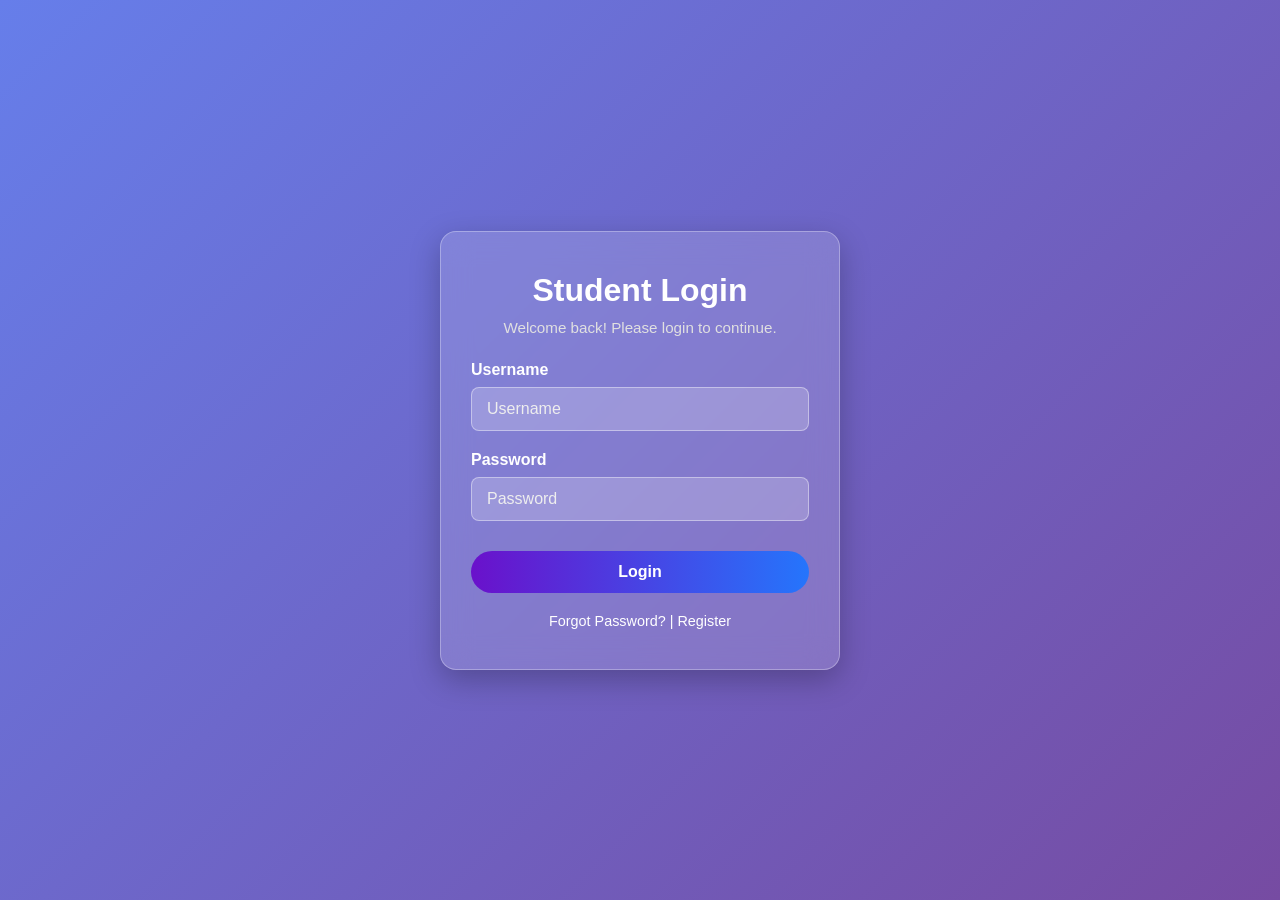
<file: index.html>
<!DOCTYPE html>
<html lang="en">
<head>
  <meta charset="UTF-8" />
  <meta name="viewport" content="width=device-width, initial-scale=1.0">
  <title>Login | CHARUSAT Portal</title>
  <link rel="stylesheet" href="index.css">
</head>
<body>
  <div class="container fade-in">
    <div class="login-card slide-up">
      <h2>Student Login</h2>
      <p>Welcome back! Please login to continue.</p>
      <form action="dashboard.html" method="POST">
        <div class="input-group">
          <label for="username">Username</label>
          <input type="text" id="username" name="username" placeholder="Username" required>
        </div>

        <div class="input-group">
          <label for="password">Password</label>
          <input type="password" id="password" name="password" placeholder="Password" required>
        </div>

        <button type="submit" class="btn"><a href="home.html">Login</a></button>

        <div class="extra-links">
          <a href="#">Forgot Password?</a>
          <span> | </span>
          <a href="register.html">Register</a>
        </div>
      </form>
    </div>
  </div>
</body>
</html>
</file>
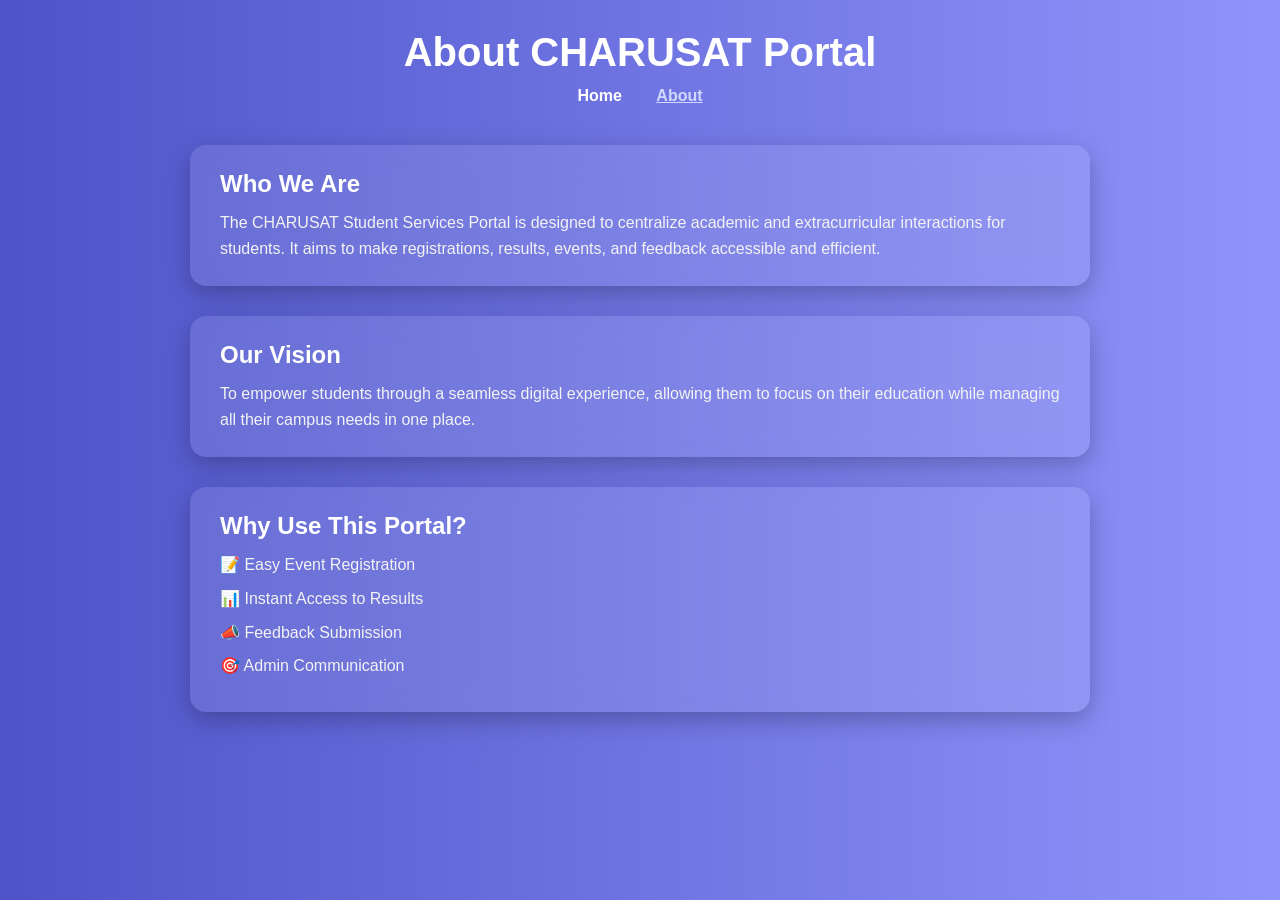
<file: about.html>
<!DOCTYPE html>
<html lang="en">
<head>
  <meta charset="UTF-8" />
  <meta name="viewport" content="width=device-width, initial-scale=1.0"/>
  <title>About | CHARUSAT Portal</title>
  <link rel="stylesheet" href="about.css" />
</head>
<body>
  <header>
    <h1 class="fade-down">About CHARUSAT Portal</h1>
    <nav>
      <a href="home.html">Home</a>
      <a href="about.html" class="active">About</a>
    </nav>
  </header>

  <main class="about-container">
    <section class="about-card slide-in">
      <h2>Who We Are</h2>
      <p>
        The CHARUSAT Student Services Portal is designed to centralize academic and extracurricular interactions for students. It aims to make registrations, results, events, and feedback accessible and efficient.
      </p>
    </section>

    <section class="about-card slide-in delay-1">
      <h2>Our Vision</h2>
      <p>
        To empower students through a seamless digital experience, allowing them to focus on their education while managing all their campus needs in one place.
      </p>
    </section>

    <section class="about-card slide-in delay-2">
      <h2>Why Use This Portal?</h2>
      <ul>
        <li>📝 Easy Event Registration</li>
        <li>📊 Instant Access to Results</li>
        <li>📣 Feedback Submission</li>
        <li>🎯 Admin Communication</li>
      </ul>
    </section>
  </main>
</body>
</html>
</file>
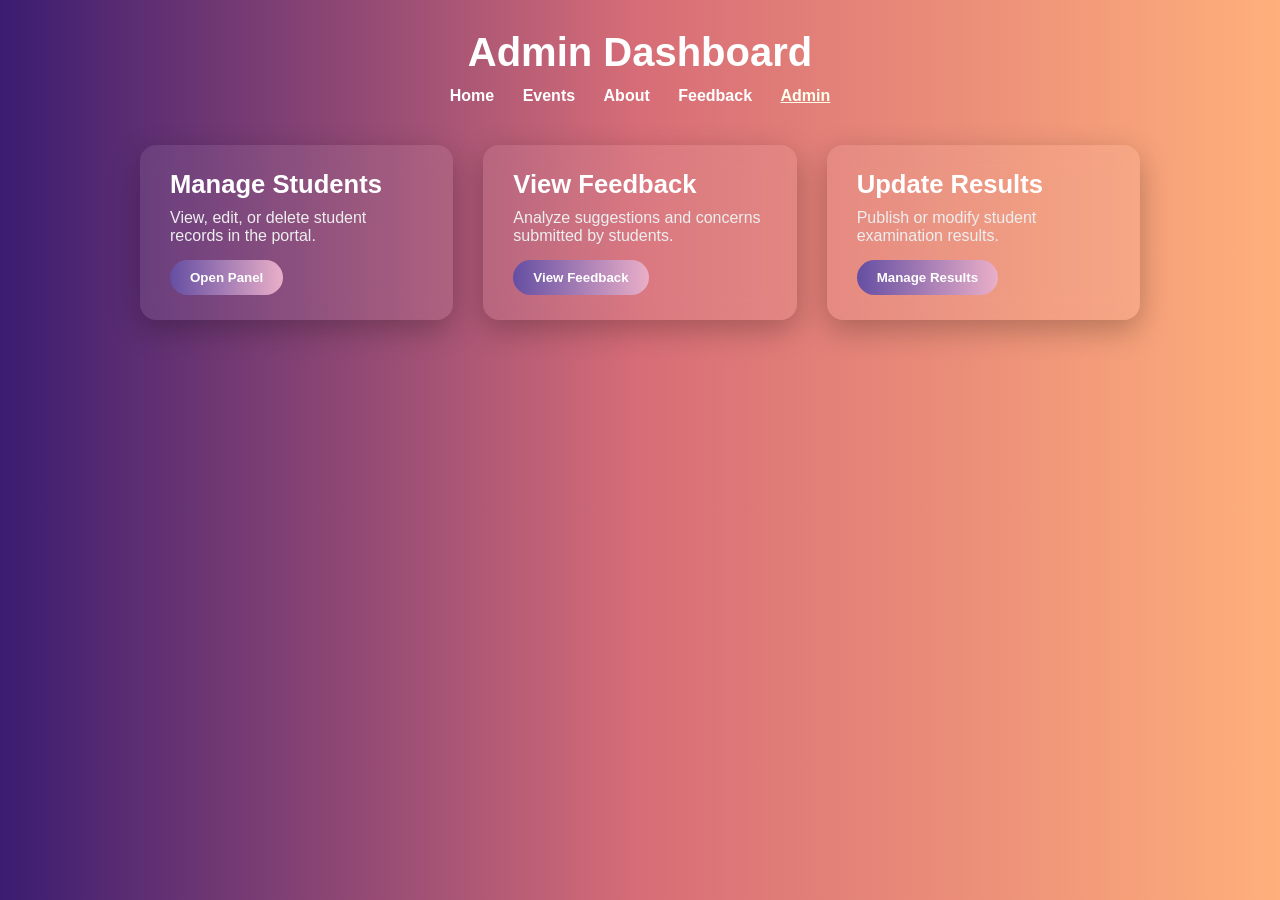
<file: admin.html>
<!DOCTYPE html>
<html lang="en">
<head>
  <meta charset="UTF-8" />
  <meta name="viewport" content="width=device-width, initial-scale=1.0"/>
  <title>Admin Dashboard | CHARUSAT</title>
  <link rel="stylesheet" href="admin.css" />
</head>
<body>
  <header>
    <h1 class="flip-in">Admin Dashboard</h1>
    <nav>
      <a href="home.html">Home</a>
      <a href="event.html">Events</a>
      <a href="about.html">About</a>
      <a href="feedback.html">Feedback</a>
      <a href="admin.html" class="active">Admin</a>
    </nav>
  </header>

  <section class="admin-container">
    <div class="admin-card fade-up">
      <h2>Manage Students</h2>
      <p>View, edit, or delete student records in the portal.</p>
      <button class="admin-btn">Open Panel</button>
    </div>

    <div class="admin-card fade-up delay-1">
      <h2>View Feedback</h2>
      <p>Analyze suggestions and concerns submitted by students.</p>
      <button class="admin-btn">View Feedback</button>
    </div>

    <div class="admin-card fade-up delay-2">
      <h2>Update Results</h2>
      <p>Publish or modify student examination results.</p>
      <button class="admin-btn">Manage Results</button>
    </div>
  </section>
</body>
</html>
</file>
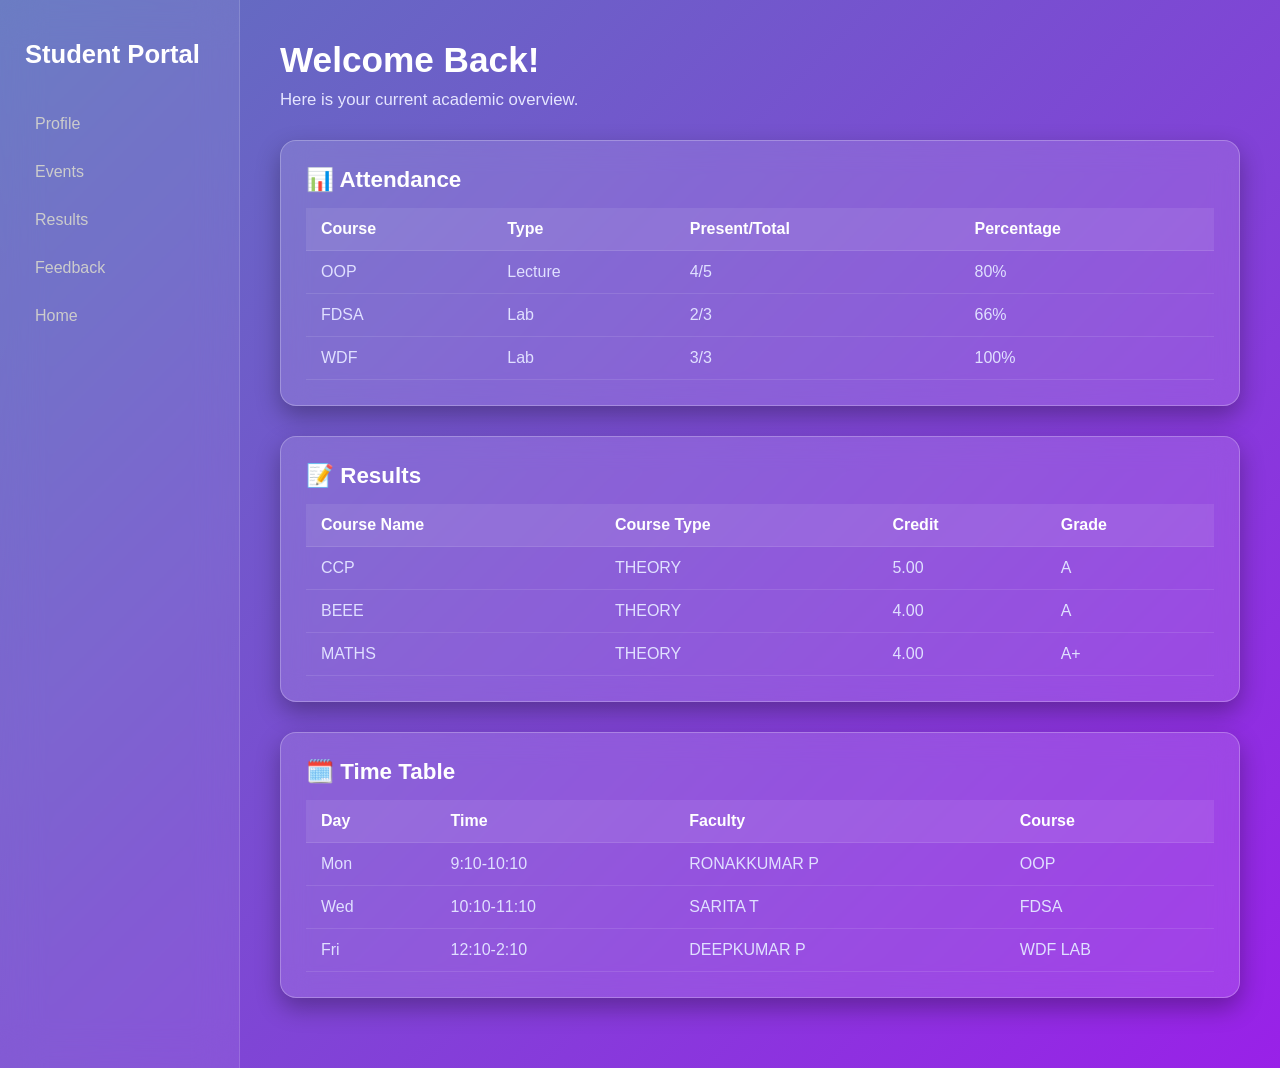
<file: dashboard.html>
<!DOCTYPE html>
<html lang="en">
<head>
  <meta charset="UTF-8" />
  <meta name="viewport" content="width=device-width, initial-scale=1.0"/>
  <title>Student Dashboard</title>
  <link rel="stylesheet" href="dashboard.css" />
</head>
<body>
  <div class="dashboard-container">
    <!-- Sidebar -->
    <aside class="sidebar slide-left">
      <h2>Student Portal</h2>
      <nav>
        <a href="profile.html">Profile</a>
        <a href="event.html">Events</a>
        <a href="result.html">Results</a>
        <a href="feedback.html">Feedback</a>
        <a href="home.html">Home</a>
      </nav>
    </aside>

    <!-- Main Content -->
    <main class="main-content">
      <header>
        <h1 class="fade-in">Welcome Back!</h1>
        <p class="fade-in">Here is your current academic overview.</p>
      </header>

      <!-- Attendance Table -->
      <div class="table-card slide-up">
        <h3>📊 Attendance</h3>
        <table>
          <thead>
            <tr>
              <th>Course</th>
              <th>Type</th>
              <th>Present/Total</th>
              <th>Percentage</th>
            </tr>
          </thead>
          <tbody>
            <tr><td>OOP</td><td>Lecture</td><td>4/5</td><td>80%</td></tr>
            <tr><td>FDSA</td><td>Lab</td><td>2/3</td><td>66%</td></tr>
            <tr><td>WDF</td><td>Lab</td><td>3/3</td><td>100%</td></tr>
          </tbody>
        </table>
      </div>

      <!-- Results Table -->
      <div class="table-card slide-up">
        <h3>📝 Results</h3>
        <table>
          <thead>
            <tr>
              <th>Course Name</th>
              <th>Course Type</th>
              <th>Credit</th>
              <th>Grade</th>
            </tr>
          </thead>
          <tbody>
            <tr><td>CCP</td><td>THEORY</td><td>5.00</td><td>A</td></tr>
            <tr><td>BEEE</td><td>THEORY</td><td>4.00</td><td>A</td></tr>
            <tr><td>MATHS</td><td>THEORY</td><td>4.00</td><td>A+</td></tr>
          </tbody>
        </table>
      </div>

      <!-- Time Table -->
      <div class="table-card slide-up">
        <h3>🗓️ Time Table</h3>
        <table>
          <thead>
            <tr>
              <th>Day</th>
              <th>Time</th>
              <th>Faculty</th>
              <th>Course</th>
            </tr>
          </thead>
          <tbody>
            <tr><td>Mon</td><td>9:10-10:10</td><td>RONAKKUMAR P</td><td>OOP</td></tr>
            <tr><td>Wed</td><td>10:10-11:10</td><td>SARITA T</td><td>FDSA</td></tr>
            <tr><td>Fri</td><td>12:10-2:10</td><td>DEEPKUMAR P</td><td>WDF LAB</td></tr>
          </tbody>
        </table>
      </div>
    </main>
  </div>
</body>
</html>
</file>
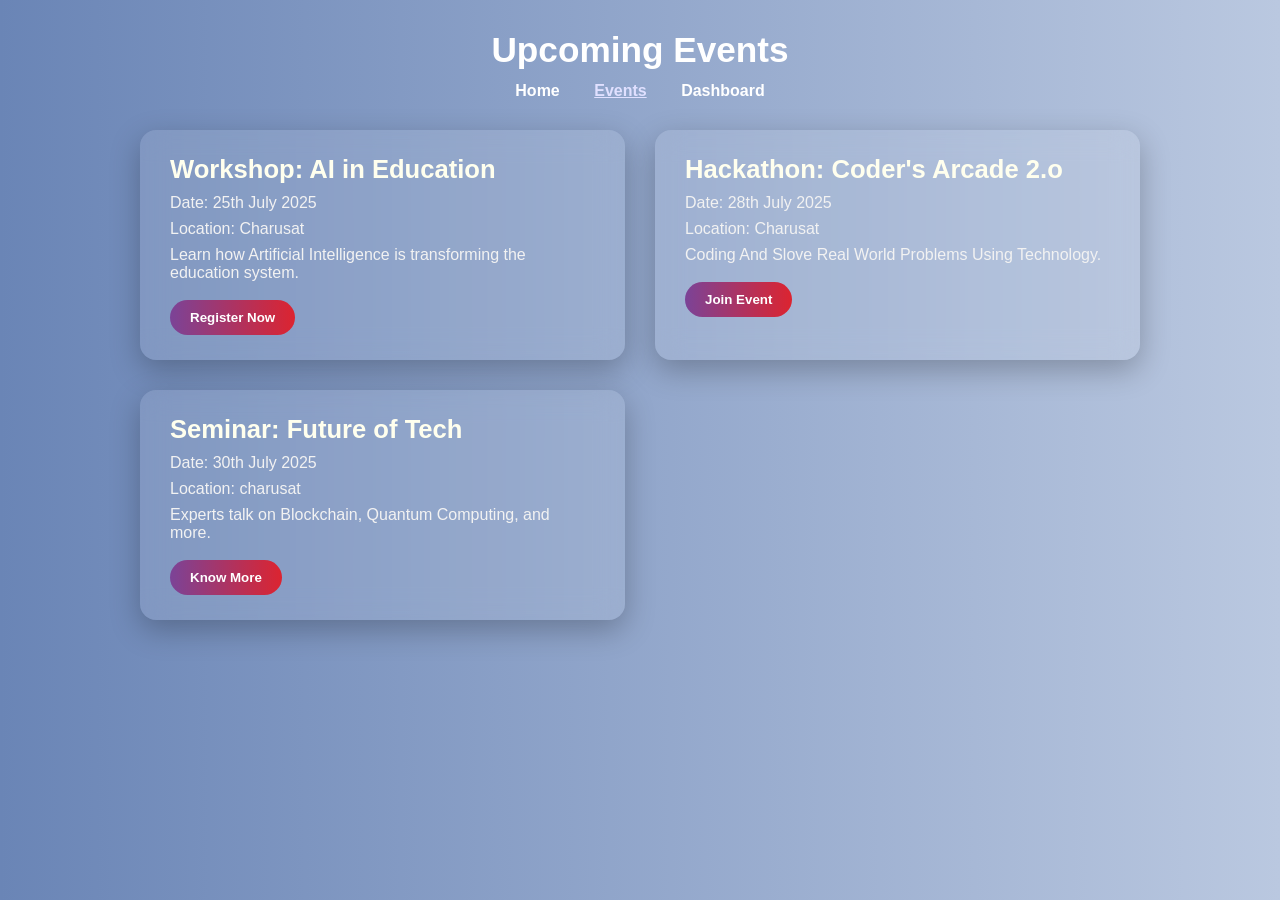
<file: event.html>
<!DOCTYPE html>
<html lang="en">
<head>
  <meta charset="UTF-8" />
  <meta name="viewport" content="width=device-width, initial-scale=1.0" />
  <title>CHARUSAT Events</title>
  <link rel="stylesheet" href="event.css">
</head>
<body>
  <header>
    <h1>Upcoming Events</h1>
    <nav>
      <a href="home.html">Home</a>
      <a href="event.html" class="active">Events</a>
      <a href="dashboard.html">Dashboard</a>
    </nav>
  </header>

  <section class="event-container">
    <div class="event-card fade-in">
        <h2>Workshop: AI in Education</h2>
        <p>Date: 25th July 2025</p>
        <p>Location: Charusat</p>
        <p>Learn how Artificial Intelligence is transforming the education system.</p>
      <button class="event-btn">Register Now</button>
    </div>

    <div class="event-card slide-up">
        <h2>Hackathon: Coder's Arcade 2.o</h2>
        <p>Date: 28th July 2025</p>
        <p>Location: Charusat</p>
        <p>Coding And Slove Real World Problems Using Technology.</p>
      <button class="event-btn">Join Event</button>
    </div>

    <div class="event-card zoom-in">
      <h2>Seminar: Future of Tech</h2>
      <p>Date: 30th July 2025</p>
      <p>Location: charusat</p>
      <p>Experts talk on Blockchain, Quantum Computing, and more.</p>
      <button class="event-btn">Know More</button>
    </div>
  </section>
</body>
</html>
</file>
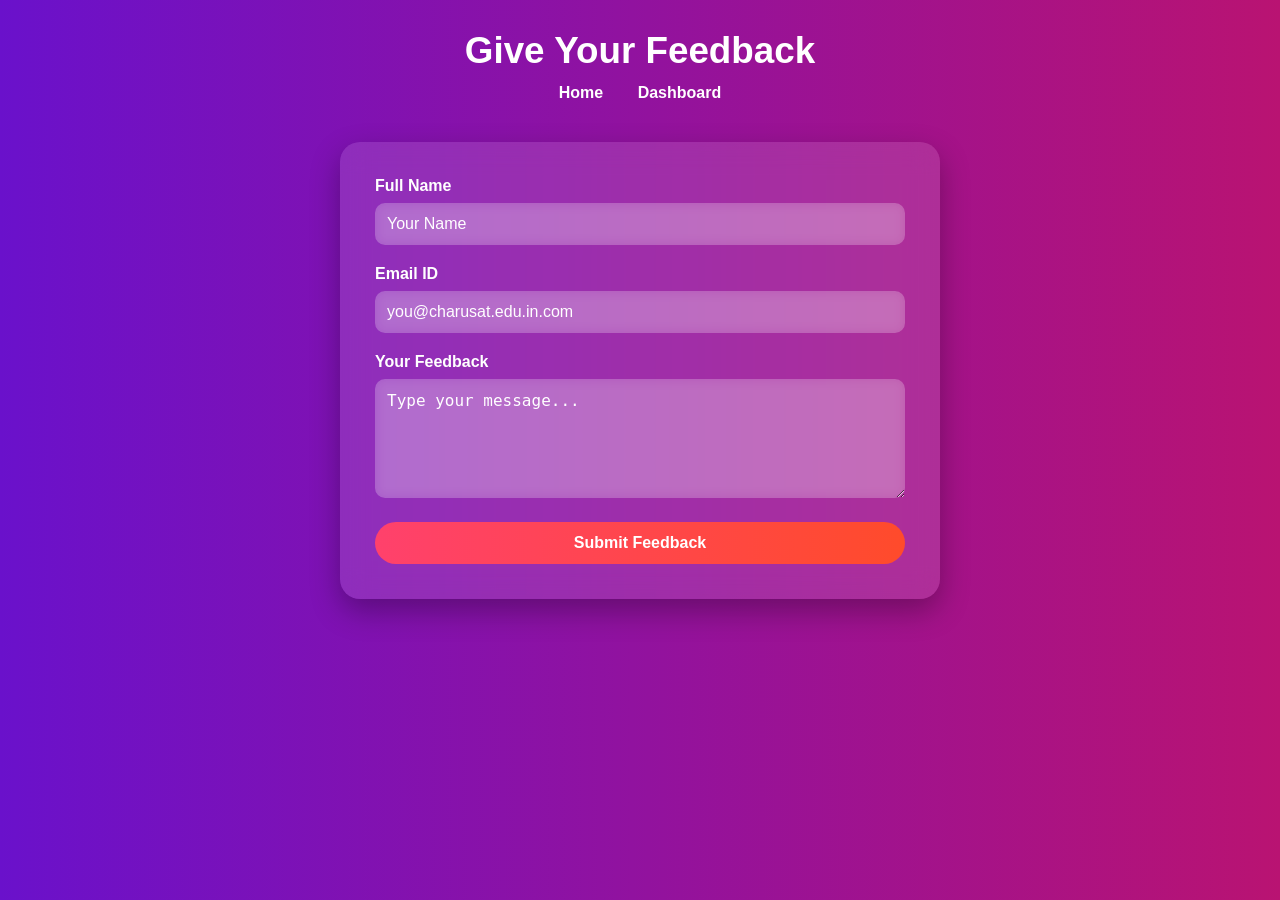
<file: feedback.html>
<!DOCTYPE html>
<html lang="en">
<head>
  <meta charset="UTF-8" />
  <meta name="viewport" content="width=device-width, initial-scale=1.0"/>
  <title>Feedback | CHARUSAT Portal</title>
  <link rel="stylesheet" href="feedback.css" />
</head>
<body>

  <header>
    <h1>Give Your Feedback</h1>
    <nav>
      <a href="home.html">Home</a>
      <a href="dashboard.html">Dashboard</a>
    </nav>
  </header>

  <div class="feedback-container slide-fade">
    <form class="feedback-form">
      <div class="form-group">
        <label for="name">Full Name</label>
        <input type="text" id="name" placeholder="Your Name" required />
      </div>

      <div class="form-group">
        <label for="email">Email ID</label>
        <input type="email" id="email" placeholder="you@charusat.edu.in.com" required />
      </div>

      <div class="form-group">
        <label for="message">Your Feedback</label>
        <textarea id="message" rows="5" placeholder="Type your message..." required></textarea>
      </div>

      <button type="submit" class="submit-btn">Submit Feedback</button>
    </form>
  </div>

</body>
</html>
</file>
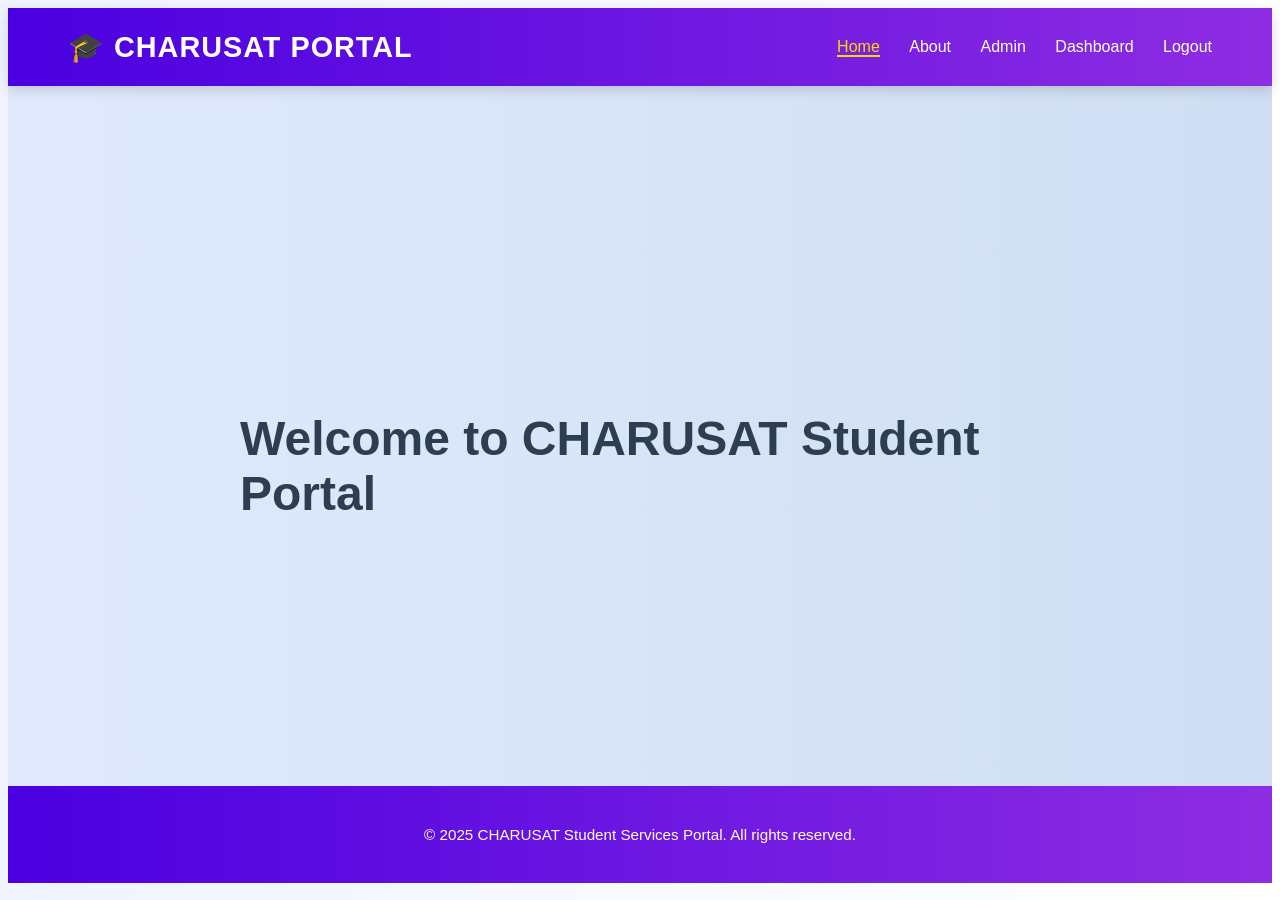
<file: home.html>
<!DOCTYPE html>
<html lang="en">
<head>
  <meta charset="UTF-8" />
  <meta name="viewport" content="width=device-width, initial-scale=1.0"/>
  <title>Home | CHARUSAT Student Portal</title>
  <link rel="stylesheet" href="home.css">
</head>
<body>
  <header class="fade-in">
    <div class="logo">🎓 CHARUSAT PORTAL</div>
    <nav>
      <a href="home.html" class="active">Home</a>
      <a href="about.html">About</a>
      <a href="admin.html">Admin</a>
      <a href="dashboard.html">Dashboard</a>
      <a href="index.html">Logout</a>
    </nav>
  </header>

  <section class="hero slide-in">
    <div class="hero-content">
      <h1>Welcome to CHARUSAT Student Portal</h1>
    </div>
  </section>

  <!-- <section class="image-section zoom-in">
    <img src="charusat_campus.jpg" alt="CHARUSAT Campus">
  </section> -->

  <footer class="fade-in">
    <p>© 2025 CHARUSAT Student Services Portal. All rights reserved.</p>
  </footer>
</body>
</html>
</file>
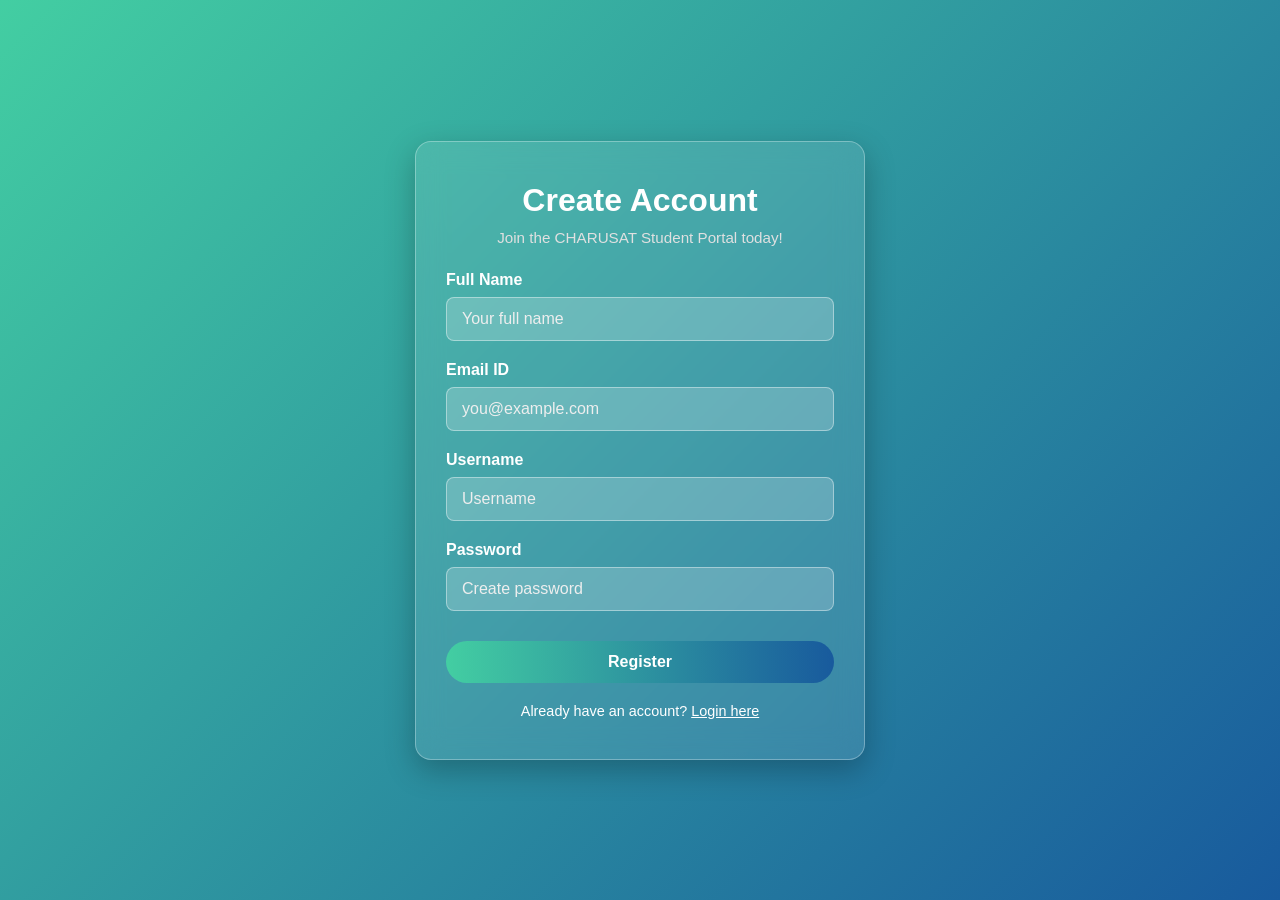
<file: register.html>
<!DOCTYPE html>
<html lang="en">
<head>
  <meta charset="UTF-8" />
  <meta name="viewport" content="width=device-width, initial-scale=1.0" />
  <title>Register | CHARUSAT Portal</title>
  <link rel="stylesheet" href="register.css" />
</head>
<body>
  <div class="container fade-in">
    <div class="register-card slide-up">
      <h2>Create Account</h2>
      <p>Join the CHARUSAT Student Portal today!</p>
      <form action="dashboard.html" method="POST">
        <div class="input-group">
          <label for="fullname">Full Name</label>
          <input type="text" id="fullname" name="fullname" placeholder="Your full name" required />
        </div>

        <div class="input-group">
          <label for="email">Email ID</label>
          <input type="email" id="email" name="email" placeholder="you@example.com" required />
        </div>

        <div class="input-group">
          <label for="username">Username</label>
          <input type="text" id="username" name="username" placeholder="Username" required />
        </div>

        <div class="input-group">
          <label for="password">Password</label>
          <input type="password" id="password" name="password" placeholder="Create password" required />
        </div>

        <button type="submit" class="btn"><a href = "home.html">Register</a></button>

        <div class="extra-links">
          Already have an account? <a href="index.html">Login here</a>
        </div>
      </form>
    </div>
  </div>
</body>
</html>
</file>
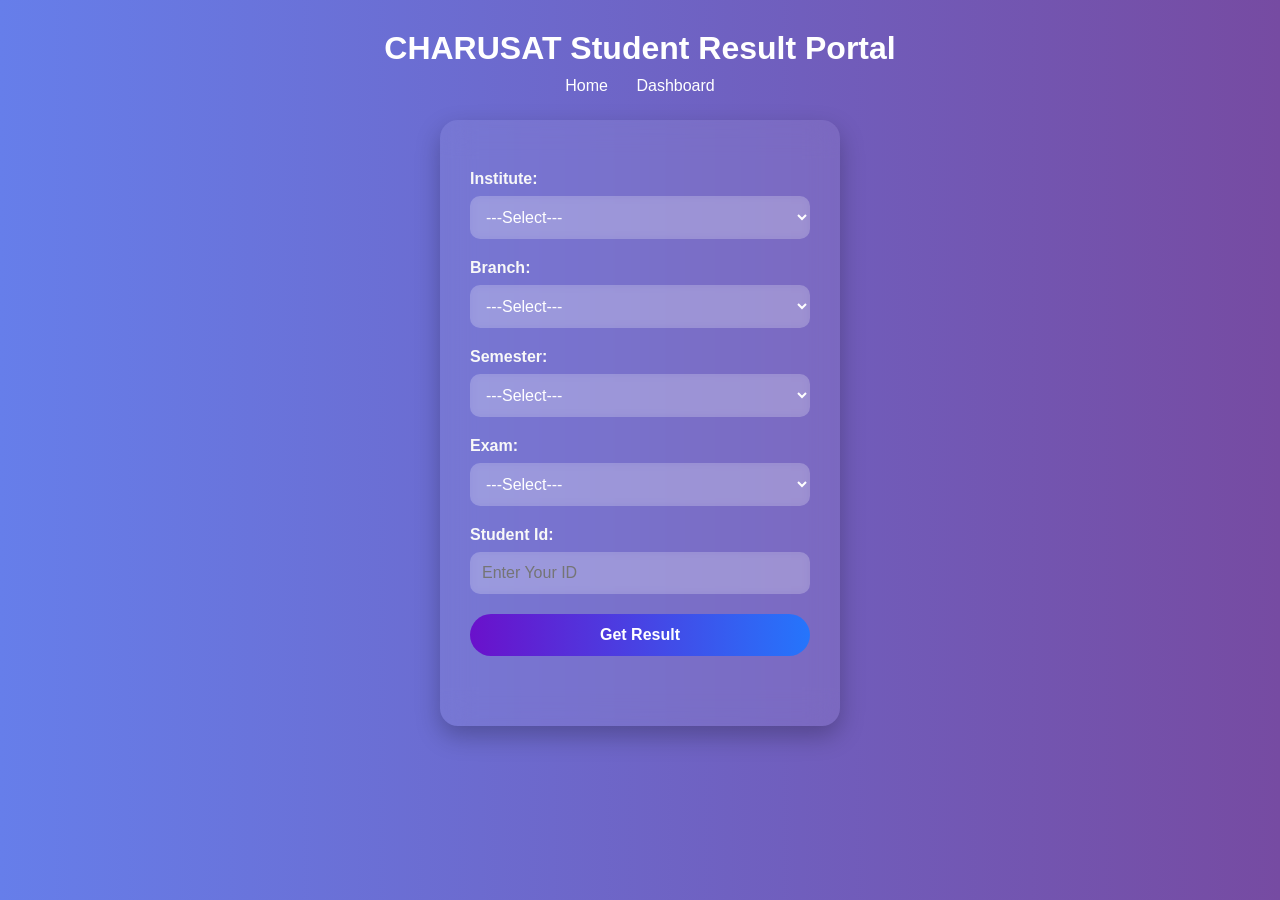
<file: result.html>
<!DOCTYPE html>
<html lang="en">
<head>
  <meta charset="UTF-8" />
  <meta name="viewport" content="width=device-width, initial-scale=1.0">
  <title>CHARUSAT Student Result Portal</title>
  <link rel="stylesheet" href="result.css">
</head>
<body>

  <header>
    <h1>CHARUSAT Student Result Portal</h1>
    <nav>
      <a href="home.html">Home</a>
      <a href="dashboard.html">Dashboard</a>
    </nav>
  </header>

  <main>
    <section class="results">
      <div class="results-container">
        <form>
          <div class="form-row">
            <label for="institute">Institute:</label>
            <select id="institute" name="Institute" required>
              <option value="">---Select---</option>
              <option value="CSPIT">CSPIT</option>
              <option value="CMPICA">CMPICA</option>
              <option value="DEPSTAR">DEPSTAR</option>
            </select>
          </div>

          <div class="form-row">
            <label for="branch">Branch:</label>
            <select id="branch" name="Branch" required>
              <option value="">---Select---</option>
              <option value="CE">CE</option>
              <option value="AIML">AIML</option>
              <option value="IT">IT</option>
              <option value="CSE">CSE</option>
            </select>
          </div>

          <div class="form-row">
            <label for="semester">Semester:</label>
            <select id="semester" name="Semester" required>
              <option value="">---Select---</option>
              <option value="1">1st</option>
              <option value="2">2nd</option>
              <option value="3">3rd</option>
              <option value="4">4th</option>
              <option value="5">5th</option>
              <option value="6">6th</option>
              <option value="7">7th</option>
              <option value="8">8th</option>
            </select>
          </div>

          <div class="form-row">
            <label for="exam">Exam:</label>
            <select id="exam" name="Exam" required>
              <option value="">---Select---</option>
              <option value="Mid">Mid</option>
              <option value="End">End</option>
            </select>
          </div>

          <div class="form-row">
            <label for="studentid">Student Id:</label>
            <input id="studentid" type="text" name="StudentId" placeholder="Enter Your ID" required />
          </div>

          <div class="form-row">
            <button type="submit" class="submit-btn">Get Result</button>
          </div>
        </form>
      </div>
    </section>
  </main>

</body>
</html>
</file>
<file: index.css>
/* Base Reset */
* {
  margin: 0;
  padding: 0;
  box-sizing: border-box;
}

body {
  font-family: 'Segoe UI', sans-serif;
  background: linear-gradient(135deg, #667eea, #764ba2);
  min-height: 100vh;
  display: flex;
  justify-content: center;
  align-items: center;
  color: #fff;
}

/* Animations */
@keyframes fadeIn {
  from { opacity: 0; }
  to { opacity: 1; }
}

@keyframes glassFade {
  from {
    opacity: 0;
    transform: scale(0.95) ;
    filter: blur(10px);
  }
  to {
    opacity: 1;
    transform: scale(1);
    filter: blur(0);
  }
}

.fade-in {
  animation: fadeIn 1.2s ease forwards;
}

.slide-up {
  animation: glassFade 1s ease forwards;
}

/* Container */
.container {
  display: flex;
  justify-content: center;
  align-items: center;
  padding: 20px;
  width: 100%;
}

/* Glassmorphism Login Card */
.login-card {
  background: rgba(255, 255, 255, 0.15);
  padding: 40px 30px;
  border-radius: 16px;
  box-shadow: 0 10px 30px rgba(0, 0, 0, 0.25);
  backdrop-filter: blur(15px);
  -webkit-backdrop-filter: blur(15px);
  border: 1px solid rgba(255, 255, 255, 0.3);
  width: 100%;
  max-width: 400px;
  text-align: center;
  color: #fff;
}

/* Headings and Paragraph */
.login-card h2 {
  margin-bottom: 10px;
  font-size: 2rem;
  color: #ffffff;
}

.login-card p {
  font-size: 0.95rem;
  margin-bottom: 25px;
  color: #e0e0e0;
}

/* Input Group */
.input-group {
  margin-bottom: 20px;
  text-align: left;
}

.input-group label {
  display: block;
  margin-bottom: 8px;
  font-weight: 600;
  color: #ffffff;
}

.input-group input {
  width: 100%;
  padding: 12px 15px;
  background-color: rgba(255, 255, 255, 0.2);
  color: #fff;
  border: 1px solid rgba(255, 255, 255, 0.4);
  border-radius: 8px;
  font-size: 1rem;
  outline: none;
  transition: 0.3s;
}

.input-group input::placeholder {
  color: #eee;
}

.input-group input:focus {
  border-color: #ffffff;
  box-shadow: 0 0 6px rgba(255, 255, 255, 0.4);
}

/* Button */
.btn {
  width: 100%;
  padding: 12px;
  background: linear-gradient(to right, #6a11cb, #2575fc);
  color: #fff;
  border: none;
  border-radius: 30px;
  font-weight: bold;
  font-size: 1rem;
  cursor: pointer;
  transition: 0.3s ease;
  margin-top: 10px;
}

.btn:hover {
  background: linear-gradient(to right, #5a00b3, #2066e3);
  transform: translateY(-2px);
}

/* Button link inside */
.btn a {
  color: white;
  text-decoration: none;
  display: block;
  width: 100%;
  height: 100%;
}

/* Extra Links */
.extra-links {
  margin-top: 20px;
  font-size: 0.9rem;
}

.extra-links a {
  color: #fff;
  text-decoration: none;
  font-weight: 500;
}

.extra-links a:hover {
  text-decoration: underline;
}
</file>
<file: about.css>
/* Base Reset */
* {
  margin: 0;
  padding: 0;
  box-sizing: border-box;
}

body {
  font-family: 'Segoe UI', sans-serif;
  background: linear-gradient(to right, #4e54c8, #8f94fb); /* Lighter blue-violet tone */
  color: #fff;
  min-height: 100vh;
  padding: 30px 20px;
  animation: fadeIn 1s ease;
}

/* Header */
header {
  text-align: center;
  margin-bottom: 40px;
}

header h1 {
  font-size: 2.5rem;
  margin-bottom: 12px;
  animation: fadeDown 1s ease;
}

nav a {
  color: #fff;
  text-decoration: none;
  margin: 0 15px;
  font-weight: bold;
  transition: color 0.3s ease;
}

nav a:hover,
nav a.active {
  color: #d0d8ff;
  text-decoration: underline;
}

/* Main Content */
.about-container {
  max-width: 900px;
  margin: auto;
  display: flex;
  flex-direction: column;
  gap: 30px;
}

.about-card {
  background: rgba(255, 255, 255, 0.1);
  backdrop-filter: blur(14px);
  border-radius: 16px;
  padding: 25px 30px;
  box-shadow: 0 8px 24px rgba(0, 0, 0, 0.25);
  opacity: 0;
  transform: translateX(-40px);
  animation: slideIn 1s forwards;
}

.about-card.delay-1 {
  animation-delay: 0.3s;
}

.about-card.delay-2 {
  animation-delay: 0.6s;
}

.about-card h2 {
  margin-bottom: 12px;
  color: #fff;
}

.about-card p,
.about-card ul {
  font-size: 1rem;
  color: #f3f3f3;
  line-height: 1.6;
}

.about-card ul {
  list-style: none;
  padding-left: 0;
}

.about-card ul li {
  margin: 8px 0;
}

/* Animations */
@keyframes fadeIn {
  from { opacity: 0; }
  to { opacity: 1; }
}

@keyframes fadeDown {
  from {
    opacity: 0;
    transform: translateY(-40px);
  }
  to {
    opacity: 1;
    transform: translateY(0);
  }
}

@keyframes slideIn {
  to {
    opacity: 1;
    transform: translateX(0);
  }
}

/* Responsive Design */
@media (max-width: 768px) {
  .about-card {
    padding: 20px;
  }

  header h1 {
    font-size: 2rem;
  }

  .about-container {
    gap: 20px;
  }
}
</file>
<file: admin.css>
* {
  margin: 0;
  padding: 0;
  box-sizing: border-box;
}

body {
  font-family: 'Segoe UI', sans-serif;
  background: linear-gradient(to right, #3a1c71, #d76d77, #ffaf7b); /* Different from login */
  color: #fff;
  min-height: 100vh;
  padding: 30px 20px;
  animation: fadeInBody 1s ease;
}

/* Header */
header {
  text-align: center;
  margin-bottom: 40px;
}

header h1 {
  font-size: 2.5rem;
  margin-bottom: 12px;
  animation: flipIn 1s ease;
}

nav a {
  color: #fff;
  text-decoration: none;
  margin: 0 12px;
  font-weight: bold;
  transition: 0.3s ease;
}

nav a:hover,
nav a.active {
  color: #ffe;
  text-decoration: underline;
}

/* Admin Cards */
.admin-container {
  max-width: 1000px;
  margin: auto;
  display: grid;
  gap: 30px;
  grid-template-columns: repeat(auto-fit, minmax(280px, 1fr));
}

.admin-card {
  background: rgba(255, 255, 255, 0.08);
  backdrop-filter: blur(12px);
  border-radius: 16px;
  padding: 25px 30px;
  box-shadow: 0 10px 30px rgba(0, 0, 0, 0.25);
  transition: transform 0.4s ease;
  opacity: 0;
  transform: translateY(60px);
  animation: fadeUp 1s ease forwards;
}

.admin-card.delay-1 { animation-delay: 0.3s; }
.admin-card.delay-2 { animation-delay: 0.6s; }

.admin-card:hover {
  transform: translateY(-10px) scale(1.02);
}

.admin-card h2 {
  margin-bottom: 10px;
  font-size: 1.6rem;
}

.admin-card p {
  margin-bottom: 15px;
  color: #eee;
}

.admin-btn {
  padding: 10px 20px;
  background: linear-gradient(to right, #654ea3, #eaafc8);
  border: none;
  border-radius: 25px;
  color: white;
  font-weight: bold;
  cursor: pointer;
  transition: 0.3s ease;
}

.admin-btn:hover {
  background: linear-gradient(to right, #503a9c, #d37fa2);
  transform: scale(1.05);
  box-shadow: 0 0 12px rgba(255, 255, 255, 0.5);
}

/* Animations */
@keyframes fadeInBody {
  from { opacity: 0; transform: scale(0.95); }
  to   { opacity: 1; transform: scale(1); }
}

@keyframes flipIn {
  from {
    transform: rotateX(-90deg);
    opacity: 0;
  }
  to {
    transform: rotateX(0deg);
    opacity: 1;
  }
}

@keyframes fadeUp {
  to {
    opacity: 1;
    transform: translateY(0);
  }
}

/* Responsive */
@media (max-width: 600px) {
  header h1 {
    font-size: 2rem;
  }

  .admin-btn {
    font-size: 0.95rem;
    padding: 10px;
  }
}
</file>
<file: dashboard.css>
/* Reset */
* {
  margin: 0;
  padding: 0;
  box-sizing: border-box;
}

/* Body Styles */
body {
  font-family: 'Segoe UI', sans-serif;
  background: linear-gradient(135deg, #5f72be, #9921e8);
  min-height: 100vh;
  color: white;
  display: flex;
  animation: fadeIn 1s ease;
}

/* Animations */
@keyframes fadeIn {
  from { opacity: 0; }
  to { opacity: 1; }
}

@keyframes slideLeft {
  from { transform: translateX(-100px); opacity: 0; }
  to { transform: translateX(0); opacity: 1; }
}

@keyframes slideUp {
  from { transform: translateY(30px); opacity: 0; }
  to { transform: translateY(0); opacity: 1; }
}

.fade-in {
  animation: fadeIn 1s ease forwards;
}

.slide-left {
  animation: slideLeft 1s ease forwards;
}

.slide-up {
  animation: slideUp 1.2s ease forwards;
}

/* Layout */
.dashboard-container {
  display: flex;
  width: 100%;
}

/* Sidebar */
.sidebar {
  width: 240px;
  background: rgba(255, 255, 255, 0.08);
  backdrop-filter: blur(20px);
  border-right: 1px solid rgba(255, 255, 255, 0.15);
  padding: 40px 25px;
  min-height: 100vh;
}

.sidebar h2 {
  font-size: 1.6rem;
  margin-bottom: 40px;
  color: #ffffff;
}

.sidebar nav a {
  display: block;
  color: #ccc;
  text-decoration: none;
  margin-bottom: 18px;
  font-weight: 500;
  transition: all 0.3s;
  padding: 6px 10px;
  border-radius: 6px;
}

.sidebar nav a:hover,
.sidebar nav a.active {
  background: rgba(255, 255, 255, 0.15);
  color: #fff;
}

/* Main Content */
.main-content {
  flex: 1;
  padding: 40px;
}

.main-content header h1 {
  font-size: 2.2rem;
  margin-bottom: 10px;
}

.main-content header p {
  font-size: 1.05rem;
  color: #e5e5ff;
  margin-bottom: 30px;
}

/* Table Card Styles */
.table-card {
  background: rgba(255, 255, 255, 0.12);
  backdrop-filter: blur(14px);
  border: 1px solid rgba(255, 255, 255, 0.25);
  padding: 25px;
  border-radius: 16px;
  box-shadow: 0 10px 25px rgba(0, 0, 0, 0.3);
  margin-bottom: 30px;
  overflow-x: auto;
  animation: slideUp 1s ease;
}

.table-card h3 {
  margin-bottom: 15px;
  font-size: 1.4rem;
  color: #fff;
}

/* Tables */
table {
  width: 100%;
  border-collapse: collapse;
  color: #e0e0ff;
}

th, td {
  padding: 12px 15px;
  border-bottom: 1px solid rgba(255, 255, 255, 0.1);
  text-align: left;
}

th {
  background-color: rgba(255, 255, 255, 0.08);
  color: #ffffff;
  font-weight: bold;
}

tr:hover {
  background-color: rgba(255, 255, 255, 0.05);
}

/* Responsive Table */
@media (max-width: 768px) {
  .dashboard-container {
    flex-direction: column;
  }

  .sidebar {
    width: 100%;
    text-align: center;
    border-right: none;
    border-bottom: 1px solid rgba(255, 255, 255, 0.15);
  }

  .main-content {
    padding: 20px;
  }

  .table-card {
    padding: 20px;
  }

  table {
    display: block;
    overflow-x: auto;
    white-space: nowrap;
  }

  th, td {
    font-size: 0.9rem;
    padding: 10px;
  }
}
</file>
<file: event.css>
/* Reset & Base */
* {
  margin: 0;
  padding: 0;
  box-sizing: border-box;
}

body {
  font-family: 'Segoe UI', sans-serif;
  background: linear-gradient(to right, #6a85b6, #bac8e0); /* Light variant of login */
  color: #fff;
  min-height: 100vh;
  padding: 30px 20px;
  animation: fadeSlide 1s ease-in;
}

header {
  text-align: center;
  margin-bottom: 30px;
}

header h1 {
  font-size: 2.2rem;
  margin-bottom: 12px;
}

nav a {
  color: #fff;
  text-decoration: none;
  margin: 0 15px;
  font-weight: bold;
  transition: 0.3s ease;
}

nav a:hover,
nav a.active {
  text-decoration: underline;
  color: #e0e0ff;
}

.event-container {
  display: grid;
  gap: 30px;
  max-width: 1000px;
  margin: auto;
}

.event-card {
  background: rgba(255, 255, 255, 0.1);
  backdrop-filter: blur(14px);
  border-radius: 16px;
  padding: 25px 30px;
  box-shadow: 0 10px 30px rgba(0, 0, 0, 0.25);
  transition: transform 0.4s ease;
  color: #fff;
}

.event-card:hover {
  transform: translateY(-10px) scale(1.02);
}

.event-card h2 {
  margin-bottom: 10px;
  font-size: 1.6rem;
  color: #ffe;
}

.event-card p {
  margin-bottom: 8px;
  color: #f2f2f2;
}

.event-btn {
  margin-top: 10px;
  padding: 10px 20px;
  background: linear-gradient(to right, #7b4397, #dc2430); /* Unique button gradient */
  border: none;
  border-radius: 30px;
  color: white;
  font-weight: 600;
  cursor: pointer;
  transition: 0.3s ease;
}

.event-btn:hover {
  background: linear-gradient(to right, #5a2a7a, #b01d24);
  transform: scale(1.05);
}

/* Animations */
.fade-in {
  animation: fadeIn 1s ease forwards;
}

.slide-up {
  animation: slideUp 1s ease 0.5s forwards;
  opacity: 0;
}

.zoom-in {
  animation: zoomIn 1s ease 1s forwards;
  opacity: 0;
}

@keyframes fadeIn {
  from { opacity: 0; transform: translateY(30px); }
  to { opacity: 1; transform: translateY(0); }
}

@keyframes slideUp {
  from { opacity: 0; transform: translateY(60px); }
  to { opacity: 1; transform: translateY(0); }
}

@keyframes zoomIn {
  from { opacity: 0; transform: scale(0.8); }
  to { opacity: 1; transform: scale(1); }
}

/* Responsive */
@media (max-width: 768px) {
  .event-container {
    grid-template-columns: 1fr;
  }
}

@media (min-width: 769px) {
  .event-container {
    grid-template-columns: repeat(2, 1fr);
  }
}
</file>
<file: feedback.css>
/* Reset */
* {
  margin: 0;
  padding: 0;
  box-sizing: border-box;
}

/* Body Style */
body {
  font-family: 'Segoe UI', sans-serif;
  background: linear-gradient(to right, #6a11cb, #b91372); /* Soft violet-pink */
  color: #fff;
  min-height: 100vh;
  padding: 30px 20px;
  animation: fadeBody 1.2s ease;
}

/* Header */
header {
  text-align: center;
  margin-bottom: 40px;
}

header h1 {
  font-size: 2.3rem;
  margin-bottom: 12px;
}

nav a {
  color: #fff;
  text-decoration: none;
  margin: 0 15px;
  font-weight: bold;
  transition: 0.3s;
}

nav a:hover,
nav a.active {
  color: #222;
  background-color: rgba(255, 255, 255, 0.25);
  padding: 6px 12px;
  border-radius: 8px;
}

/* Feedback Container */
.feedback-container {
  max-width: 600px;
  margin: auto;
  background: rgba(255, 255, 255, 0.12);
  backdrop-filter: blur(14px);
  padding: 35px;
  border-radius: 20px;
  box-shadow: 0 12px 30px rgba(0, 0, 0, 0.3);
  animation: slideFade 1s ease;
}

/* Form Styling */
.feedback-form .form-group {
  margin-bottom: 20px;
}

.feedback-form label {
  display: block;
  font-weight: 600;
  margin-bottom: 8px;
  color: #fff;
}

.feedback-form input,
.feedback-form textarea {
  width: 100%;
  padding: 12px;
  border: none;
  border-radius: 10px;
  font-size: 1rem;
  background: rgba(255, 255, 255, 0.2);
  color: #fff;
  backdrop-filter: blur(6px);
  transition: 0.3s ease;
}

.feedback-form input:focus,
.feedback-form textarea:focus {
  outline: 2px solid #fff;
  background: rgba(255, 255, 255, 0.3);
}

.feedback-form ::placeholder
{
  color: #fff;
}

/* Submit Button */
.submit-btn {
  width: 100%;
  padding: 12px;
  font-size: 1rem;
  font-weight: bold;
  background: linear-gradient(to right, #ff416c, #ff4b2b); /* Warm pink-orange */
  color: white;
  border: none;
  border-radius: 30px;
  cursor: pointer;
  transition: 0.3s ease;
}

.submit-btn:hover {
  transform: scale(1.05);
  box-shadow: 0 0 12px rgba(255, 255, 255, 0.5);
}

/* Animations */
@keyframes fadeBody {
  from {
    opacity: 0;
    transform: scale(0.95);
  }
  to {
    opacity: 1;
    transform: scale(1);
  }
}

@keyframes slideFade {
  from {
    opacity: 0;
    transform: translateY(50px);
  }
  to {
    opacity: 1;
    transform: translateY(0);
  }
}

.slide-fade {
  animation: slideFade 1s ease forwards;
}

/* Responsive */
@media (max-width: 600px) {
  .feedback-container {
    padding: 25px;
  }

  header h1 {
    font-size: 1.8rem;
  }

  .submit-btn {
    font-size: 0.95rem;
    padding: 10px;
  }
}
</file>
<file: home.css>
/* * {
  margin: 0;
  padding: 0;
  box-sizing: border-box;
} */

body {
  font-family: 'Segoe UI', sans-serif;
  background: linear-gradient(to right, #f0f4ff, #ffffff);
  color: #1a1a1a;
  scroll-behavior: smooth;
}

/* Animations */
@keyframes fadeIn {
  from { opacity: 0; transform: translateY(-20px); }
  to { opacity: 1; transform: translateY(0); }
}

@keyframes slideIn {
  from { opacity: 0; transform: translateX(-30px); }
  to { opacity: 1; transform: translateX(0); }
}

.fade-in { animation: fadeIn 1.2s ease forwards; }
.slide-in { animation: slideIn 1.2s ease forwards; }

/* Header */
header {
  display: flex;
  justify-content: space-between;
  align-items: center;
  padding: 22px 60px;
  background: linear-gradient(to right, #4a00e0, #8e2de2);
  color: white;
  box-shadow: 0 4px 12px rgba(0,0,0,0.15);
  position: sticky;
  top: 0;
  z-index: 1000;
}

.logo {
  font-size: 1.8rem;
  font-weight: bold;
  letter-spacing: 1px;
}

nav a {
  margin-left: 25px;
  text-decoration: none;
  color: white;
  font-weight: 500;
  transition: all 0.3s ease;
}

nav a:hover,
nav a.active {
  color: #ffd700;
  border-bottom: 2px solid #ffd700;
}

/* Hero Section */
.hero {
  padding: 100px 60px 60px;
  background: linear-gradient(to right, #e0eafc, #cfdef3);
  text-align: left;
  min-height: 60vh;
  display: flex;
  align-items: center;
  justify-content: center;
}

.hero-content {
  max-width: 800px;
}

.hero-content h1 {
  font-size: 3rem;
  color: #2c3e50;
  margin-bottom: 20px;
}

.hero-content p {
  font-size: 1.2rem;
  margin-bottom: 30px;
  color: #555;
}

.btn {
  padding: 14px 28px;
  background: linear-gradient(to right, #667eea, #764ba2);
  color: white;
  border-radius: 30px;
  text-decoration: none;
  font-weight: 600;
  transition: 0.3s ease;
  border: none;
  box-shadow: 0 4px 12px rgba(0, 0, 0, 0.15);
}

.btn:hover {
  background: linear-gradient(to right, #5a60ea, #692ee0);
  transform: translateY(-2px);
}

/* Footer */
footer {
  text-align: center;
  padding: 25px;
  background: linear-gradient(to right, #4a00e0, #8e2de2);
  color: white;
  font-size: 0.95rem;
}
</file>
<file: register.css>
/* Base Reset */
* {
  margin: 0;
  padding: 0;
  box-sizing: border-box;
}

body {
  font-family: 'Segoe UI', sans-serif;
  background: linear-gradient(135deg, #43cea2, #185a9d); /* blue-green mix */
  min-height: 100vh;
  display: flex;
  justify-content: center;
  align-items: center;
  color: #fff;
}

/* Animations */
@keyframes fadeIn {
  from { opacity: 0; }
  to { opacity: 1; }
}

@keyframes slideUp {
  from {
    transform: scale(0.95);
    opacity: 0;
    filter: blur(6px);
  }
  to {
    transform: scale(1);
    opacity: 1;
    filter: blur(0);
  }
}

.fade-in {
  animation: fadeIn 1s ease forwards;
}

.slide-up {
  animation: slideUp 1s ease forwards;
}

/* Container */
.container {
  display: flex;
  justify-content: center;
  align-items: center;
  padding: 20px;
  width: 100%;
}

/* Glassmorphism Card */
.register-card {
  background: rgba(255, 255, 255, 0.1);
  padding: 40px 30px;
  border-radius: 16px;
  box-shadow: 0 10px 30px rgba(0, 0, 0, 0.25);
  backdrop-filter: blur(14px);
  -webkit-backdrop-filter: blur(14px);
  border: 1px solid rgba(255, 255, 255, 0.3);
  width: 100%;
  max-width: 450px;
  text-align: center;
}

/* Headings */
.register-card h2 {
  margin-bottom: 10px;
  font-size: 2rem;
  color: #ffffff;
}

.register-card p {
  font-size: 0.95rem;
  margin-bottom: 25px;
  color: #e0e0e0;
}

/* Form Styles */
.input-group {
  margin-bottom: 20px;
  text-align: left;
}

.input-group label {
  display: block;
  margin-bottom: 8px;
  font-weight: 600;
  color: #fff;
}

.input-group input {
  width: 100%;
  padding: 12px 15px;
  background-color: rgba(255, 255, 255, 0.2);
  color: #fff;
  border: 1px solid rgba(255, 255, 255, 0.4);
  border-radius: 8px;
  font-size: 1rem;
  outline: none;
  transition: 0.3s;
}

.input-group input::placeholder {
  color: #eee;
}

.input-group input:focus {
  border-color: #ffffff;
  box-shadow: 0 0 6px rgba(255, 255, 255, 0.4);
}

/* Button */
.btn {
  width: 100%;
  padding: 12px;
  background: linear-gradient(to right, #43cea2, #185a9d);
  border: none;
  border-radius: 30px;
  font-weight: bold;
  font-size: 1rem;
  cursor: pointer;
  transition: 0.3s ease;
  margin-top: 10px;
}

.btn a{
  color: white;
  text-decoration: none;
}

.btn:hover {
  background: linear-gradient(to right, #185a9d, #43cea2);
  transform: translateY(-2px);
}

/* Extra Links */
.extra-links {
  margin-top: 20px;
  font-size: 0.9rem;
  color: #fff;
}

.extra-links a {
  color: #fff;
  text-decoration: underline;
  font-weight: 500;
}
</file>
<file: result.css>
/* Reset & Base */
* {
  margin: 0;
  padding: 0;
  box-sizing: border-box;
}

body {
  font-family: 'Segoe UI', sans-serif;
  background: linear-gradient(to right, #667eea, #764ba2);
  min-height: 100vh;
  display: flex;
  flex-direction: column;
  align-items: center;
  padding: 30px 20px;
  color: #fff;
  animation: fadeSlide 1s ease;
}

header {
  margin-bottom: 25px;
  text-align: center;
}

header h1 {
  font-size: 2rem;
  margin-bottom: 10px;
}

nav a {
  color: #fff;
  text-decoration: none;
  margin: 0 12px;
  font-weight: 500;
  transition: 0.3s ease;
}

nav a:hover {
  text-decoration: underline;
}

.results-container {
  background: rgba(255, 255, 255, 0.08);
  backdrop-filter: blur(16px);
  border-radius: 18px;
  box-shadow: 0 10px 25px rgba(0, 0, 0, 0.25);
  padding: 50px 30px;
  width: 400px;
  max-width: 550px;
  min-height: 500px;
  transition: all 0.4s ease;
}

form {
  display: flex;
  flex-direction: column;
}

.form-row {
  margin-bottom: 20px;
}

/* Center the submit button */
.form-row:last-child {
  display: flex;
  justify-content: center;
}

label {
  display: block;
  font-weight: 600;
  margin-bottom: 8px;
  color: #f8f8f8;
}

select,
input[type="text"] {
  width: 100%;
  padding: 12px;
  border-radius: 10px;
  border: none;
  align-content: center;
  align-items: center;
  background: rgba(255, 255, 255, 0.2);
  color: #fff;
  font-size: 1rem;
  backdrop-filter: blur(4px);
  transition: background 0.3s ease, color 0.3s ease;
}

select option {
  background-color: #fff;
  color: #000;
}

input:focus,
select:focus,
.submit-btn:focus {
  outline: 2px solid #fff;
  outline-offset: 2px;
}

.submit-btn {
  padding: 12px;
  background: linear-gradient(to right, #6a11cb, #2575fc);
  border: none;
  border-radius: 30px;
  color: white;
  font-weight: bold;
  font-size: 1rem;
  cursor: pointer;
  transition: all 0.3s ease;
  width: 100%;
}

.submit-btn:hover {
  background: linear-gradient(to right, #5a00b3, #2066e3);
  transform: scale(1.03);
  box-shadow: 0 0 12px rgba(255, 255, 255, 0.4);
}

@keyframes fadeSlide {
  from {
    opacity: 0;
    transform: translateY(40px);
  }
  to {
    opacity: 1;
    transform: translateY(0);
  }
}

@media (max-width: 600px) {
  .results-container {
    padding: 30px 20px;
    min-height: 450px;
  }

  header h1 {
    font-size: 1.5rem;
  }

  .submit-btn {
    font-size: 0.9rem;
    padding: 10px;
  }
}
</file>
